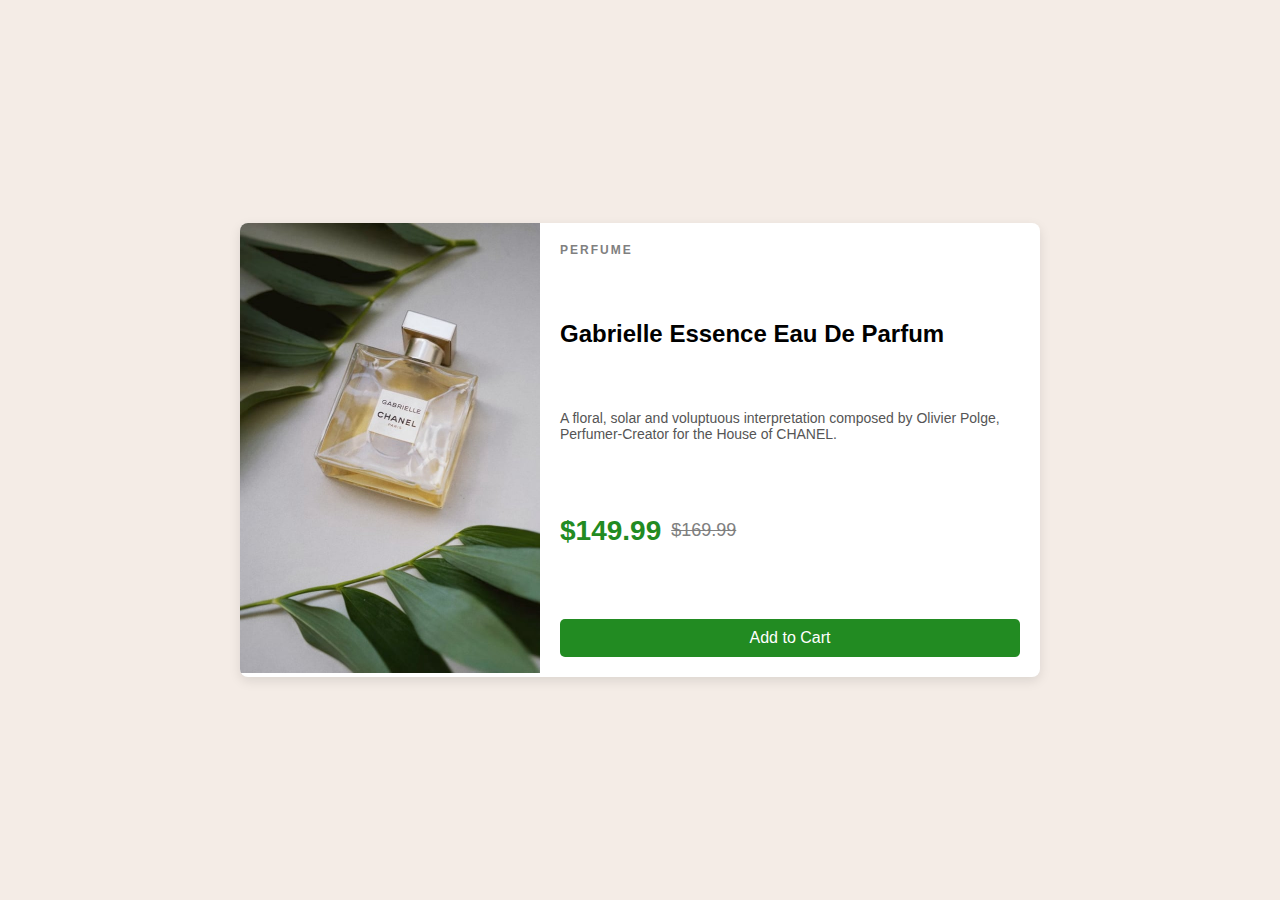
<file: product1/product.html>
<!DOCTYPE html>
<html lang="en">
<head>
    <meta charset="UTF-8">
    <meta name="viewport" content="width=device-width, initial-scale=1.0">
    <title>Perfume Product</title>
    <link rel="stylesheet" href="product.css">
</head>
<body>
    <div class="container">
        <div class="product-image">
            <img src="image-product-desktop.jpg" alt="Gabrielle Essence Eau De Parfum">
        </div>
        <div class="product-details">
            <h3 class="category">PERFUME</h3>
            <h1 class="product-name">Gabrielle Essence Eau De Parfum</h1>
            <p class="description">A floral, solar and voluptuous interpretation composed by Olivier Polge, Perfumer-Creator for the House of CHANEL.</p>
            <div class="price-section">
                <span class="price">$149.99</span>
                <span class="old-price">$169.99</span>
            </div>
            <button class="add-to-cart">Add to Cart</button>
        </div>
    </div>
</body>
</html>
</file>
<file: product1/product.css>
* {
    margin: 0;
    padding: 0;
    box-sizing: border-box;
}

body {
    font-family: 'Arial', sans-serif;
    background-color: #f4ece6;
    display: flex;
    justify-content: center;
    align-items: center;
    height: 100vh;
}
/* هيني استخدمت flex  */ 
.container {
    display: flex;
    background-color: white;
    border-radius: 8px;
    box-shadow: 0 4px 12px rgba(0, 0, 0, 0.1);
    max-width: 800px;
    overflow: hidden;
}
/* هدول عشان الصوره */ 
.product-image img {
    width: 300px;
    object-fit: cover;
}

.product-details {
    padding: 20px;
    display: flex;
    flex-direction: column;
    justify-content: space-between;
}

.category {
    font-size: 12px;
    letter-spacing: 2px;
    color: gray;
    text-transform: uppercase;
}

.product-name {
    font-size: 24px;
    font-weight: bold;
    margin: 10px 0;
}

.description {
    font-size: 14px;
    color: #555;
    margin-bottom: 20px;
}

.price-section {
    display: flex;
    align-items: center;
    gap: 10px;
    margin-bottom: 20px;
}
/*  هاد للسعر*/ 
.price {
    font-size: 28px;
    font-weight: bold;
    color: #228B22;
}
/* السعر قبل الخصم*/ 
.old-price {
    font-size: 18px;
    color: gray;
    text-decoration: line-through;
}
/*هاد للكبسه الي تحت  */ 
.add-to-cart {
    background-color: #228B22;
    color: white;
    border: none;
    padding: 10px;
    font-size: 16px;
    border-radius: 5px;
    cursor: pointer;
    transition: background-color 0.3s;
}
/* هاد بس اقرب الماوس عليه بصير لون اغمق*/ 
.add-to-cart:hover {
    background-color: #1a6e1a;
}
</file>
